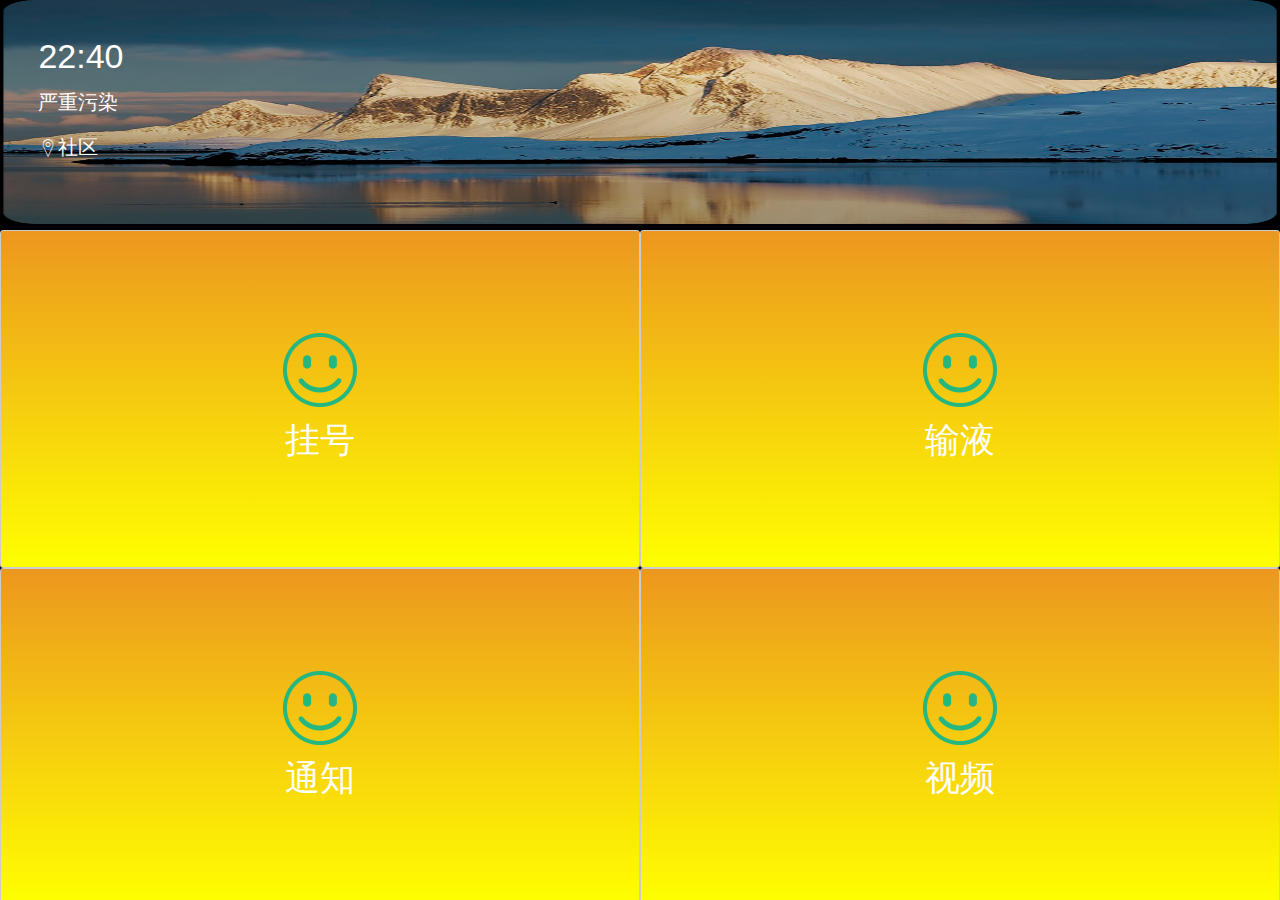
<file: index.html>
<!DOCTYPE html>
<html>

	<head>
		<meta charset="utf-8">
		<meta name="viewport" content="width=device-width,initial-scale=1,minimum-scale=1,maximum-scale=1,user-scalable=no" />
		<title></title>
		<script type="text/javascript" src="js/jquery.1.11.1.js"></script>
		<script src="js/mui.min.js"></script>
		<link href="css/mui.min.css" rel="stylesheet" />

		<script type="text/javascript" charset="utf-8">
			mui.init();
		</script>
		<link rel="stylesheet" href="css/home.css" />
		<script type="text/javascript" src="js/constants.js"></script>
	</head>

	<body>

		<div class="mui-scroll-wrapper">
			<div class="mui-scroll">
				<div class="mui-content">
					<div class="mui-row">
						<div class="mui-row">
							<img src="images/123.png" class="mui-icon-image" />
							<span id="span-date"></span>
							<!--<img src="images/123.png" id="img-F"/>-->
							<span id="span-F" class="">严重污染</span>
							<span id="span-address" class="mui-icon mui-icon-location">社区</span>
						</div>
						<div class="mui-col-xs-6">
							<div class="mui-row">
								<button type="button" class="mui-btn" id="g-btn" onclick="openWindow('http://www.baidu.com');" attr-id='baidu'>
									<div class="center">
										<img src="images/small.png"  id="g-btn-img"/>
									</div>
									<div class="center">
										<span id="g-span">挂号</span>
									</div>
								</button>
							</div>
						</div>
						<div class="mui-col-xs-6">
							<div class="mui-row">
								<button type="button" class="mui-btn" id="g-btn" onclick="openWindow('http://www.qq.com');" attr-id='qq'>
									<div class="center">
										<img src="images/small.png"  id="g-btn-img"/>
									</div>
									<div class="center">
										<span id="g-span">输液</span>
									</div>
								</button>
							</div>
						</div>
						<div class="mui-col-xs-6">
							<div class="mui-row">
								<button type="button" class="mui-btn" id="g-btn">
									<div class="center">
										<img src="images/small.png"  id="g-btn-img"/>
									</div>
									<div class="center">
										<span id="g-span">通知</span>
									</div>
								</button>
							</div>
						</div>
						<div class="mui-col-xs-6">
							<div class="mui-row">
								<button type="button" class="mui-btn" id="g-btn">
									<div class="center">
										<img src="images/small.png"  id="g-btn-img"/>
									</div>
									<div class="center">
										<span id="g-span">视频</span>
									</div>
								</button>
							</div>
						</div>
						<div class="mui-col-xs-6">
							<div class="mui-row">
								<button type="button" class="mui-btn" id="g-btn">
									<div class="center">
										<img src="images/small.png"  id="g-btn-img"/>
									</div>
									<div class="center">
										<span id="g-span">外卖</span>
									</div>
								</button>
							</div>
						</div>
						<div class="mui-col-xs-6">
							<div class="mui-row">
								<button type="button" class="mui-btn" id="g-btn">
									<div class="center">
										<img src="images/small.png"  id="g-btn-img"/>
									</div>
									<div class="center">
										<span id="g-span">上门</span>
									</div>
								</button>
							</div>
						</div>
					</div>
				</div>
			</div>

		</div>
		<script type="text/javascript">
			$('#scroll').scroll({
				indicators: true //是否显示滚动条
			});
			mui('.mui-scroll-wrapper').scroll({
				deceleration: 0.0005 //flick 减速系数，系数越大，滚动速度越慢，滚动距离越小，默认值0.0006

			});
			mui('.mui-scroll-wrapper').scroll().scrollTo(0, 0, 100); //100毫秒滚动到顶

			$('.mui-icon-image').css('width', document.documentElement.clientWidth);
			$('.mui-icon-image').css('height', document.documentElement.clientHeight / 4);
			setInterval(function() {
				var hour = new Date().getHours()
				var min = new Date().getMinutes();
				var date = '';
				if(min < 10) {
					date = hour + ":" + "0" + min;
				} else {
					date = hour + ":" + min;
				}
				$("#span-date").html(date);
			}, 50);
			$('.mui-btn').css('width', document.documentElement.clientWidth / 2);
			$('.mui-btn').css('height', (document.documentElement.clientHeight - document.documentElement.clientHeight / 4) / 2);
			console.log(SCALE);

			function openWindow($data) {
				
				mui.openWindow({
					url: $data,
				});
			}
		</script>
	</body>

</html>
</file>
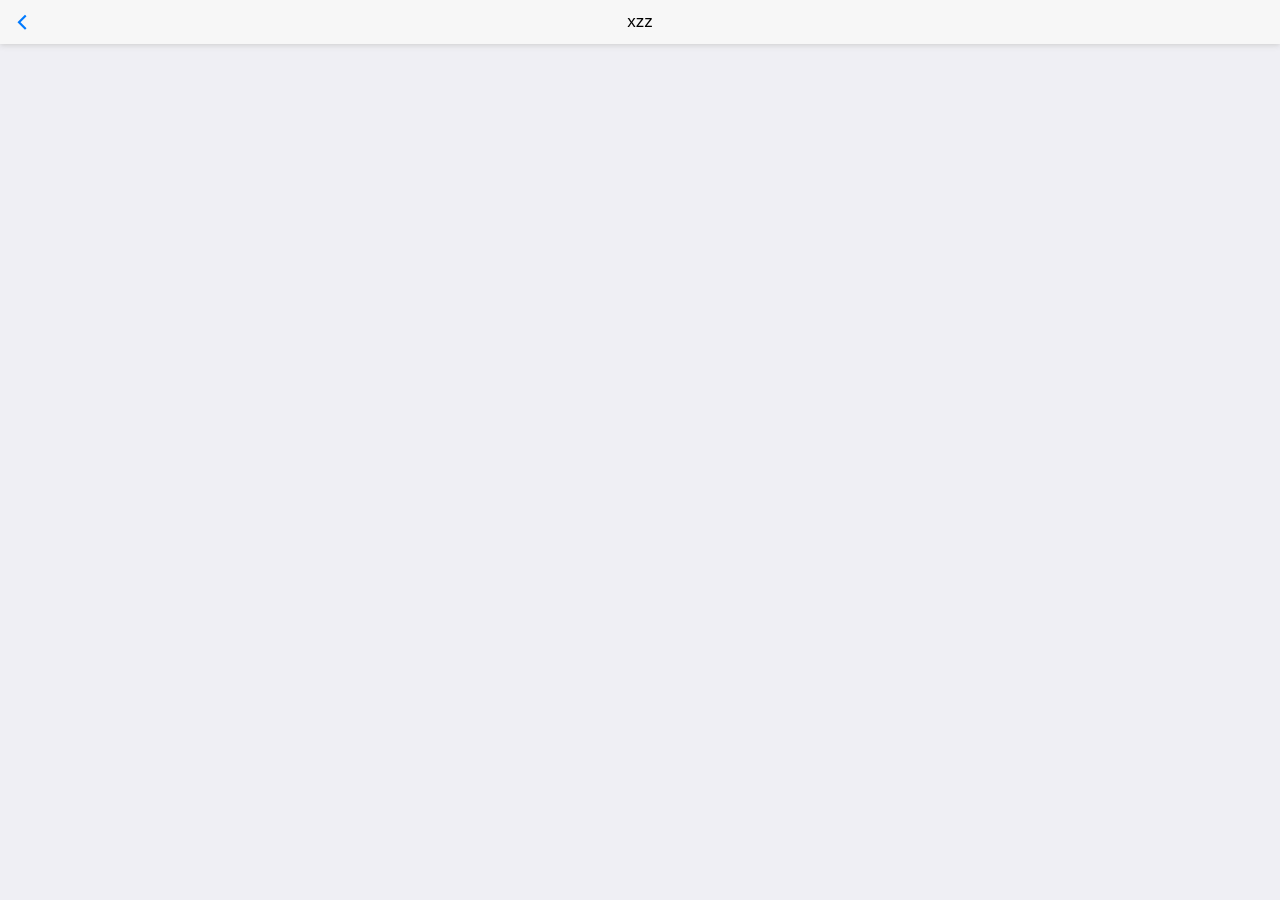
<file: new.html>
<!doctype html>
<html>

	<head>
		<meta charset="UTF-8">
		<title></title>
		<meta name="viewport" content="width=device-width,initial-scale=1,minimum-scale=1,maximum-scale=1,user-scalable=no" />
		<link href="css/mui.min.css" rel="stylesheet" />
	</head>

	<body>
		<header class="mui-bar mui-bar-nav">
			<a class="mui-action-back mui-icon mui-icon-left-nav mui-pull-left"></a>
			<h1 class="mui-title">xzz</h1>
		</header>
		<button type="button" class='mui-btn mui-btn-danger mui-action-back'>关闭</button>
		<script src="js/mui.min.js"></script>
		<script type="text/javascript">
			mui.init()
		</script>
	</body>

</html>
</file>
<file: css/home.css>
.mui-search{
	margin: auto 10px;
}
.mui-search .mui-placeholder{
	text-align: left;
	color: #FFFFFF;
}
.mui-search .mui-placeholder .mui-icon{
	margin-left: 10px;
	text-align: left;
	color: #FFFFFF;
}
.mui-search .mui-input-clear{
	background-color-a: rgba(234,234,234,5);
}
.mui-search.mui-active:before{
	color: #FFFFFF;
}
.mui-row{
	background: black;
}
div{
	position:relative;
}
#span-date{
	position:absolute;
    top:20%;
    left:3%;
	color: white;
	font-size:200%;
}
#img-F{
	position:absolute;
    top:40px;
    left:150px;
	width:20px;
	height:20px;
	overflow:hidden;
}
#span-F{
	position:absolute;
    top:40%;
    left:3%;
	color: white;
	font-size:120%;
}
#span-address{
	position:absolute;
    top:60%;
    left:3%;
	color: white;
	font-size:120%;
}
#g-btn{
	position:relative;
	background: -webkit-linear-gradient(top, #EC971F, #FFFF00);

	
}
#g-btn:active{
	background: yellow;
	/*background: -webkit-linear-gradient(bottom, #EC971F, #FFFF00);*/
}

.center{
	text-align: center;
}

#g-span{
	position:relative;
    top: 20%;
	color: white;
	font-size:250%;
}
</file>
